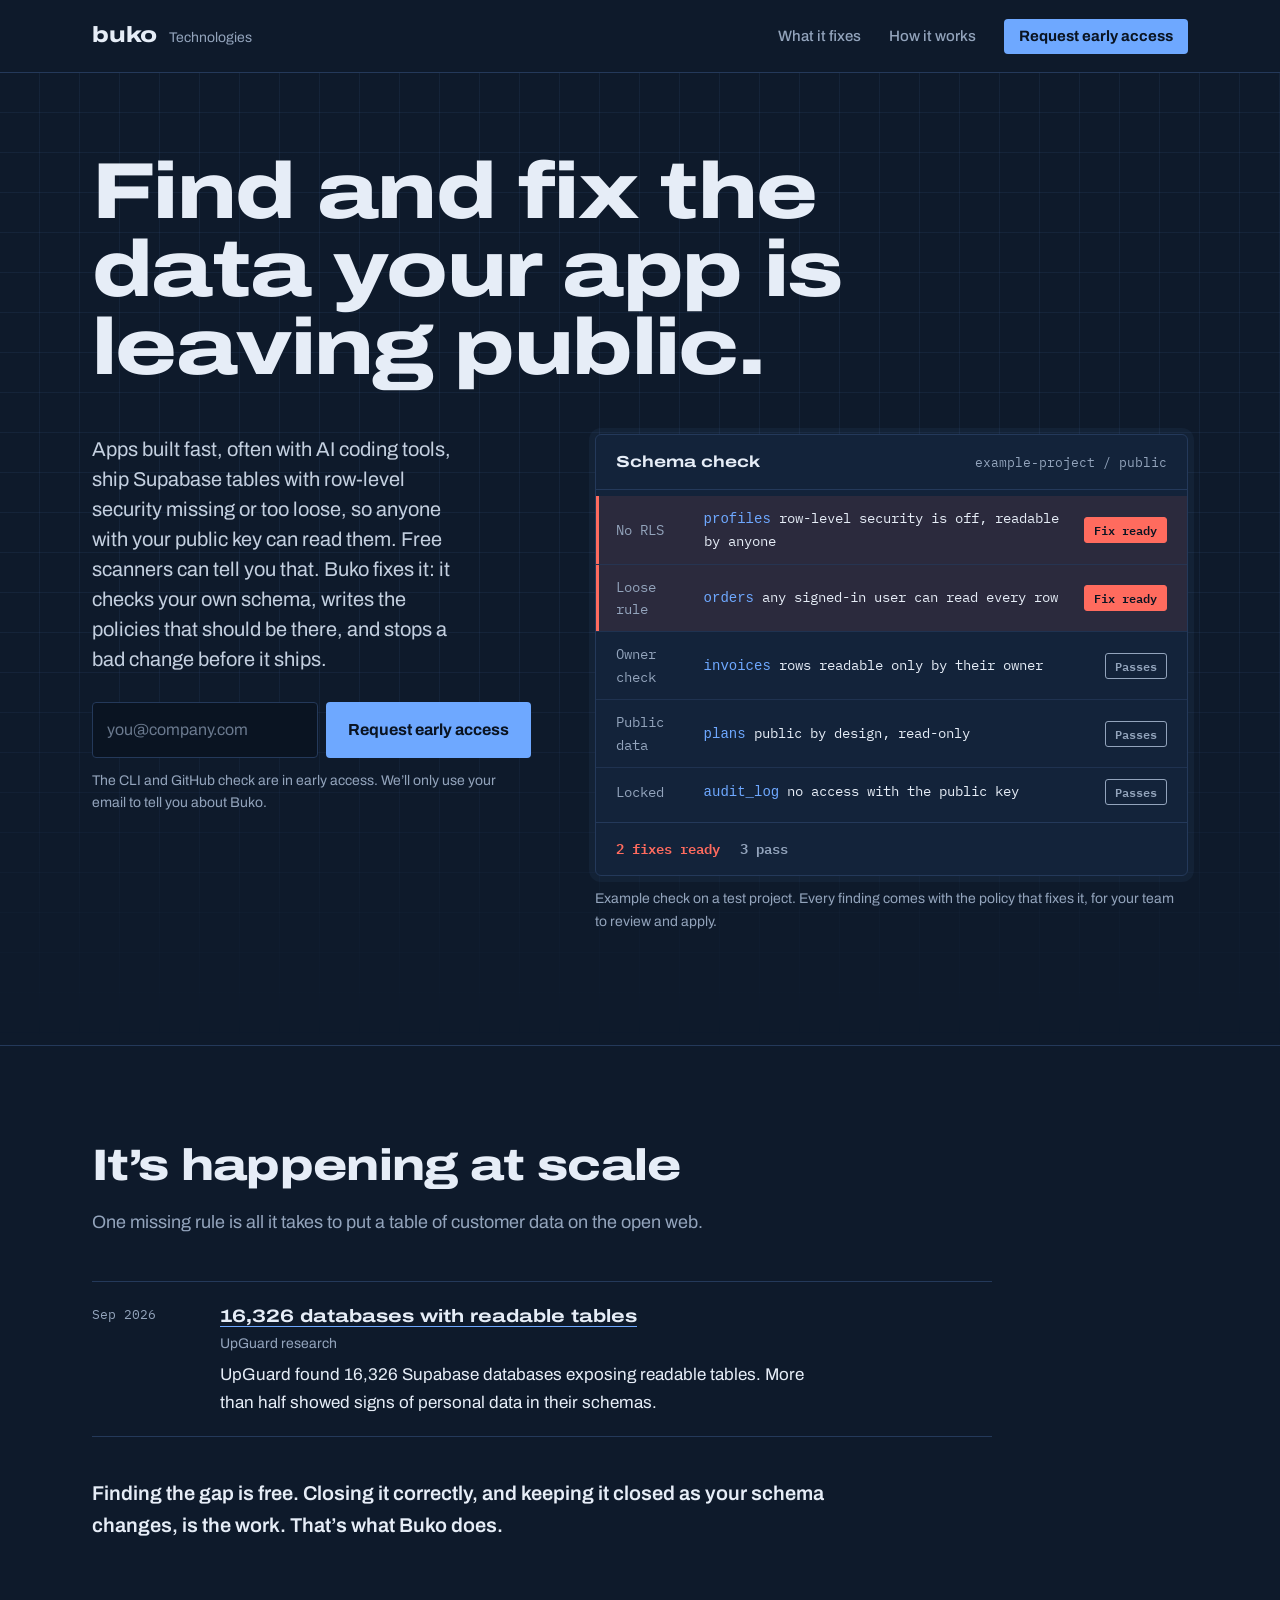
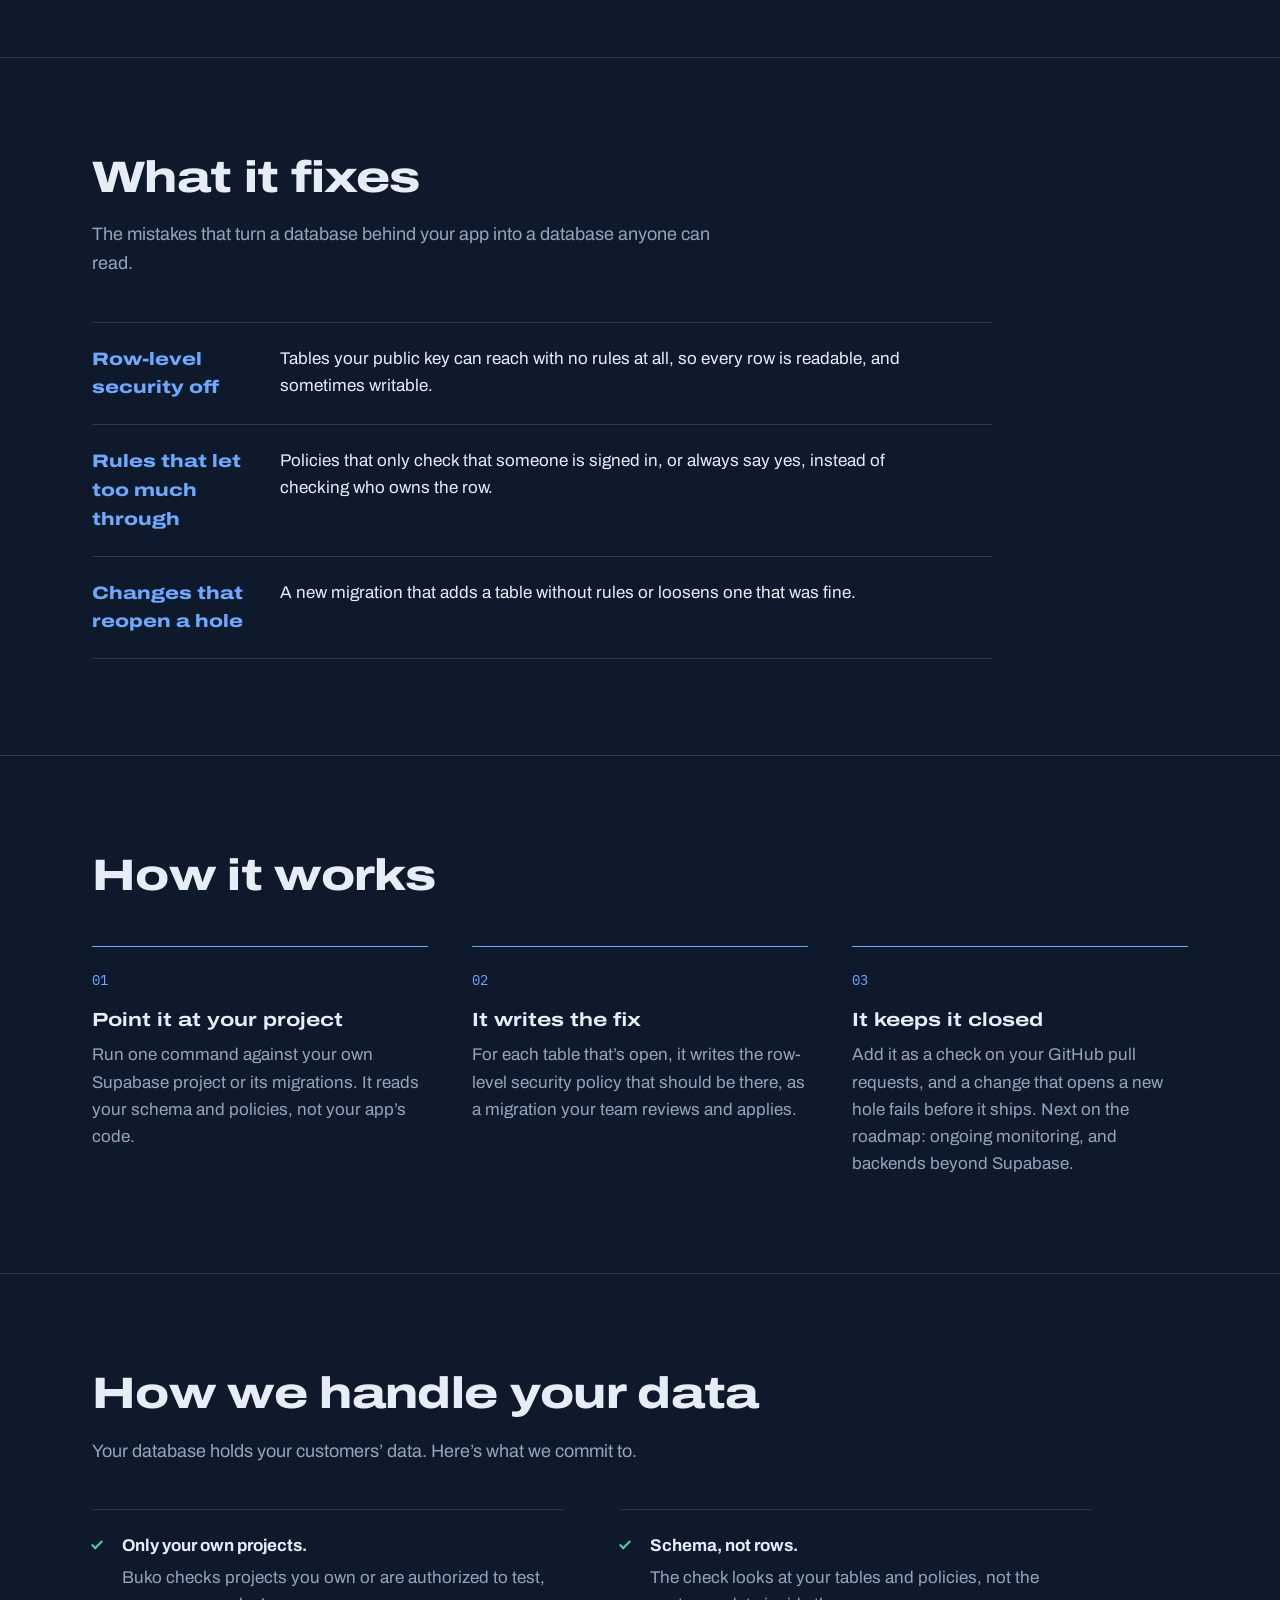
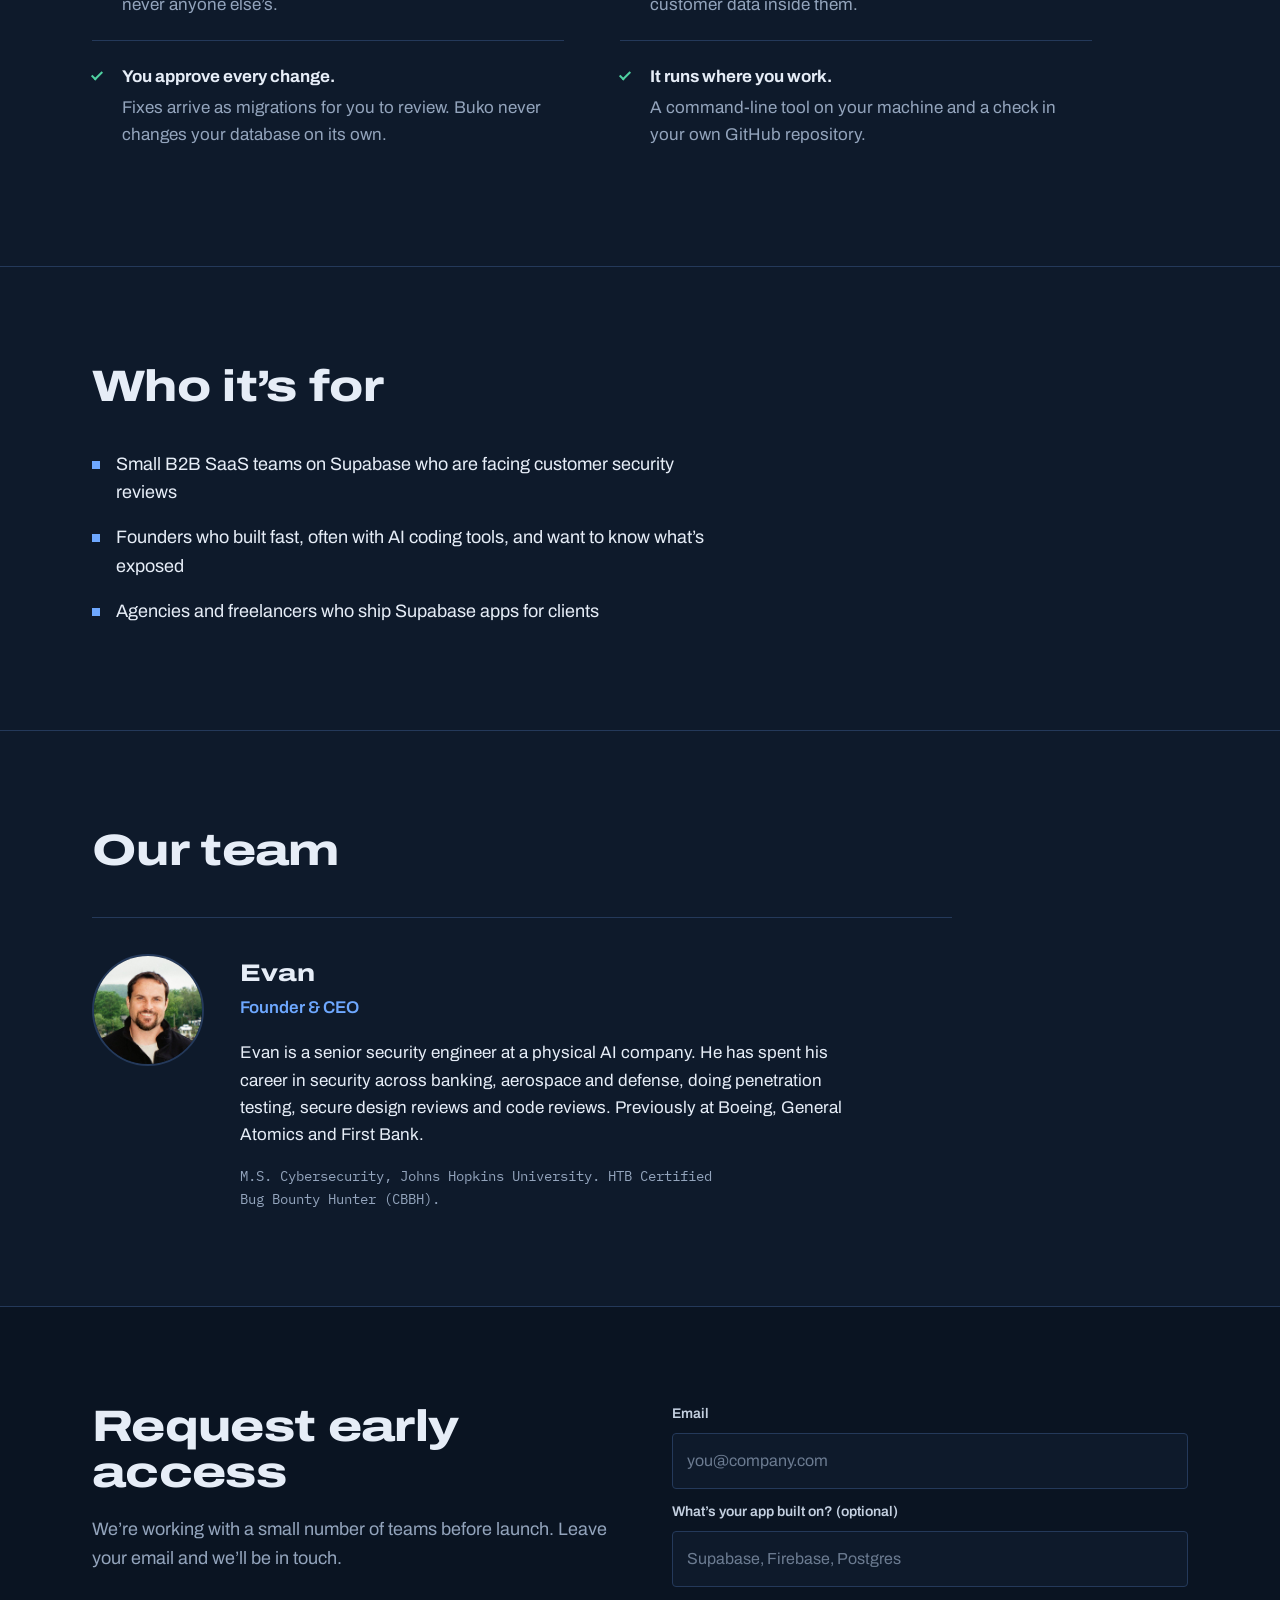
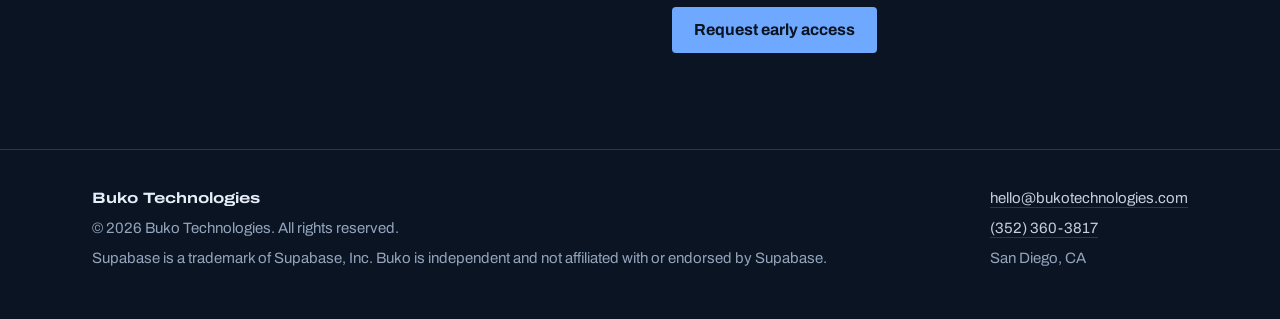
<file: index.html>
<!DOCTYPE html>
<html lang="en">

<head>
  <meta charset="utf-8" />
  <meta name="viewport" content="width=device-width, initial-scale=1" />

  <title>Buko Technologies: find and fix the Supabase data your app is leaving public</title>
  <meta name="description" content="Apps built fast ship Supabase tables with missing or loose row-level security, so personal data is readable by anyone. Buko checks your own schema, writes the policies that fix it, and stops bad changes before they ship. Request early access." />
  <meta name="author" content="Buko Technologies" />

  <link rel="icon" href="images/favicon.png" type="image/png" />

  <link rel="preconnect" href="https://fonts.googleapis.com" />
  <link rel="preconnect" href="https://fonts.gstatic.com" crossorigin />
  <link href="https://fonts.googleapis.com/css2?family=Archivo:wdth,wght@62..125,100..900&family=IBM+Plex+Mono:wght@400;500;600&display=swap" rel="stylesheet" />

  <link href="css/site.css" rel="stylesheet" />
</head>

<body>

  <header class="site-header">
    <div class="page">
      <a class="brand" href="index.html">
        <span class="brand-name">buko</span>
        <span class="brand-by">Technologies</span>
      </a>
      <nav class="site-nav" aria-label="Main">
        <a href="#looks-for">What it fixes</a>
        <a href="#how">How it works</a>
        <a class="button button-small" href="#early-access">Request early access</a>
      </nav>
    </div>
  </header>

  <main>

    <section class="hero">
      <div class="page">
        <h1>Find and fix the data your app is leaving public.</h1>
        <div class="hero-body">
          <div class="hero-copy">
            <p class="lede">
              Apps built fast, often with AI coding tools, ship Supabase tables with
              row-level security missing or too loose, so anyone with your public key
              can read them. Free scanners can tell you that. Buko fixes it: it checks
              your own schema, writes the policies that should be there, and stops a
              bad change before it ships.
            </p>
            <form class="hero-form" action="https://formspree.io/f/xrpqrjne" method="POST">
              <input type="hidden" name="_subject" value="Buko early access request" />
              <input type="hidden" name="source" value="hero" />
              <div class="trap" aria-hidden="true">
                <input type="text" name="_gotcha" tabindex="-1" autocomplete="off" />
              </div>
              <input class="field" type="email" name="email" placeholder="you@company.com" required aria-label="Email address" />
              <button class="button" type="submit">Request early access</button>
            </form>
            <p class="form-note">The CLI and GitHub check are in early access. We&rsquo;ll only use your email to tell you about Buko.</p>
          </div>

          <figure class="report" id="report">
            <div class="sheet" role="img" aria-label="Example Buko check on a test project: five tables checked, two need a fix and have one written, three pass.">
              <div class="sheet-head" aria-hidden="true">
                <p class="sheet-title">Schema check</p>
                <p class="sheet-meta">example-project / public</p>
              </div>
              <ol class="checks" aria-hidden="true">
                <li class="is-confirmed"><span class="c-wall">No RLS</span><span class="c-test"><code>profiles</code> row-level security is off, readable by anyone</span><span class="c-result confirmed">Fix ready</span></li>
                <li class="is-confirmed"><span class="c-wall">Loose rule</span><span class="c-test"><code>orders</code> any signed-in user can read every row</span><span class="c-result confirmed">Fix ready</span></li>
                <li><span class="c-wall">Owner check</span><span class="c-test"><code>invoices</code> rows readable only by their owner</span><span class="c-result ruled">Passes</span></li>
                <li><span class="c-wall">Public data</span><span class="c-test"><code>plans</code> public by design, read-only</span><span class="c-result ruled">Passes</span></li>
                <li><span class="c-wall">Locked</span><span class="c-test"><code>audit_log</code> no access with the public key</span><span class="c-result ruled">Passes</span></li>
              </ol>
              <p class="sheet-total" aria-hidden="true"><span>2 fixes ready</span><span class="muted">3 pass</span></p>
            </div>
            <figcaption>Example check on a test project. Every finding comes with the policy that fixes it, for your team to review and apply.</figcaption>
          </figure>
        </div>
      </div>
    </section>

    <section class="section">
      <div class="page">
        <h2>It&rsquo;s happening at scale</h2>
        <p class="section-intro">
          One missing rule is all it takes to put a table of customer data on the open web.
        </p>
        <ol class="escapes">
          <li>
            <time datetime="2026-09">Sep 2026</time>
            <div>
              <h3><a href="https://www.upguard.com/labs/research/everything-everywhere-systemic-data-exposure-in-supabase-apps">16,326 databases with readable tables</a></h3>
              <p class="who">UpGuard research</p>
              <p>UpGuard found 16,326 Supabase databases exposing readable tables. More than half showed signs of personal data in their schemas.</p>
            </div>
          </li>
        </ol>
        <p class="section-close">
          Finding the gap is free. Closing it correctly, and keeping it closed as your schema changes, is the work. That&rsquo;s what Buko does.
        </p>
      </div>
    </section>

    <section class="section" id="looks-for">
      <div class="page">
        <h2>What it fixes</h2>
        <p class="section-intro">The mistakes that turn a database behind your app into a database anyone can read.</p>
        <dl class="walls">
          <div>
            <dt>Row-level security off</dt>
            <dd>Tables your public key can reach with no rules at all, so every row is readable, and sometimes writable.</dd>
          </div>
          <div>
            <dt>Rules that let too much through</dt>
            <dd>Policies that only check that someone is signed in, or always say yes, instead of checking who owns the row.</dd>
          </div>
          <div>
            <dt>Changes that reopen a hole</dt>
            <dd>A new migration that adds a table without rules or loosens one that was fine.</dd>
          </div>
        </dl>
      </div>
    </section>

    <section class="section" id="how">
      <div class="page">
        <h2>How it works</h2>
        <ol class="steps">
          <li>
            <h3>Point it at your project</h3>
            <p>Run one command against your own Supabase project or its migrations. It reads your schema and policies, not your app&rsquo;s code.</p>
          </li>
          <li>
            <h3>It writes the fix</h3>
            <p>For each table that&rsquo;s open, it writes the row-level security policy that should be there, as a migration your team reviews and applies.</p>
          </li>
          <li>
            <h3>It keeps it closed</h3>
            <p>Add it as a check on your GitHub pull requests, and a change that opens a new hole fails before it ships. Next on the roadmap: ongoing monitoring, and backends beyond Supabase.</p>
          </li>
        </ol>
      </div>
    </section>

    <section class="section" id="trust">
      <div class="page">
        <h2>How we handle your data</h2>
        <p class="section-intro">Your database holds your customers&rsquo; data. Here&rsquo;s what we commit to.</p>
        <ul class="promises">
          <li><strong>Only your own projects.</strong> Buko checks projects you own or are authorized to test, never anyone else&rsquo;s.</li>
          <li><strong>Schema, not rows.</strong> The check looks at your tables and policies, not the customer data inside them.</li>
          <li><strong>You approve every change.</strong> Fixes arrive as migrations for you to review. Buko never changes your database on its own.</li>
          <li><strong>It runs where you work.</strong> A command-line tool on your machine and a check in your own GitHub repository.</li>
        </ul>
      </div>
    </section>

    <section class="section">
      <div class="page">
        <h2>Who it&rsquo;s for</h2>
        <ul class="audience">
          <li>Small B2B SaaS teams on Supabase who are facing customer security reviews</li>
          <li>Founders who built fast, often with AI coding tools, and want to know what&rsquo;s exposed</li>
          <li>Agencies and freelancers who ship Supabase apps for clients</li>
        </ul>
      </div>
    </section>

    <section class="section about" id="team">
      <div class="page">
        <h2>Our team</h2>
        <article class="person">
          <img class="avatar" src="images/evan.jpg" width="240" height="240" alt="Evan, founder and CEO of Buko Technologies" />
          <div class="person-body">
            <h3>Evan</h3>
            <p class="role">Founder &amp; CEO</p>
            <p>
              Evan is a senior security engineer at a physical AI company. He has
              spent his career in security across banking, aerospace and defense,
              doing penetration testing, secure design reviews and code reviews.
              Previously at Boeing, General Atomics and First Bank.
            </p>
            <p class="creds">M.S. Cybersecurity, Johns Hopkins University. HTB Certified Bug Bounty Hunter (CBBH).</p>
          </div>
        </article>
      </div>
    </section>

    <section class="section waitlist" id="early-access">
      <div class="page">
        <div>
          <h2>Request early access</h2>
          <p class="section-intro">
            We&rsquo;re working with a small number of teams before launch.
            Leave your email and we&rsquo;ll be in touch.
          </p>
        </div>
        <form class="waitlist-form" action="https://formspree.io/f/xrpqrjne" method="POST">
          <input type="hidden" name="_subject" value="Buko early access request" />
          <input type="hidden" name="source" value="footer" />
          <div class="trap" aria-hidden="true">
            <input type="text" name="_gotcha" tabindex="-1" autocomplete="off" />
          </div>
          <label for="ea-email">Email</label>
          <input class="field" id="ea-email" type="email" name="email" placeholder="you@company.com" required />
          <label for="ea-stack">What&rsquo;s your app built on? (optional)</label>
          <input class="field" id="ea-stack" type="text" name="stack" placeholder="Supabase, Firebase, Postgres" />
          <button class="button" type="submit">Request early access</button>
        </form>
      </div>
    </section>

  </main>

  <footer class="site-footer">
    <div class="page">
      <div>
        <p class="footer-brand">Buko Technologies</p>
        <p>&copy; <span id="year">2026</span> Buko Technologies. All rights reserved.</p>
        <p>Supabase is a trademark of Supabase, Inc. Buko is independent and not affiliated with or endorsed by Supabase.</p>
      </div>
      <div>
        <p><a href="mailto:hello@bukotechnologies.com">hello@bukotechnologies.com</a></p>
        <p><a href="tel:+13523603817">(352) 360-3817</a></p>
        <p>San Diego, CA</p>
      </div>
    </div>
  </footer>

  <script>
    document.getElementById("year").textContent = new Date().getFullYear();

    // Stamp each result in order, once, on page load.
    (function () {
      if (window.matchMedia("(prefers-reduced-motion: reduce)").matches) return;
      var report = document.getElementById("report");
      var stamps = report.querySelectorAll(".c-result, .sheet-total");
      stamps.forEach(function (stamp, i) {
        stamp.style.animationDelay = (0.5 + i * 0.28) + "s";
      });
      report.classList.add("is-running");
    })();
  </script>

</body>

</html>
</file>
<file: css/site.css>
/* ==========================================================================
   Buko Technologies
   One self-contained stylesheet. The page uses no Bootstrap or template CSS.

   The look is an instrument panel: deep navy, a faint measurement grid
   behind the hero, signal blue for actions. The one bold element is the
   example firmware report in the hero.

   Palette
     navy     #0E1A2B  page background
     panel    #13233A  the report and raised areas
     rule     #24395A  dividers and borders
     text     #E6EDF7  body text
     muted    #93A4BC  secondary text
     signal   #6EA8FF  buttons, links, focus
     held     #4FD1A1  green accents
     escaped  #FF6B5E  a confirmed bug

   Type
     Archivo        headlines (extra-wide cut, width 125) and body text
     IBM Plex Mono  the report, dates and other machine output
   ========================================================================== */

:root {
  --navy: #0e1a2b;
  --navy-deep: #0a1422;
  --panel: #13233a;
  --rule: #24395a;
  --text: #e6edf7;
  --muted: #93a4bc;
  --signal: #6ea8ff;
  --signal-hover: #94bfff;
  --held: #4fd1a1;
  --escaped: #ff6b5e;
  --escaped-wash: rgba(255, 107, 94, 0.1);

  --font: "Archivo", "Helvetica Neue", Arial, sans-serif;
  --mono: "IBM Plex Mono", ui-monospace, "SFMono-Regular", Menlo, Consolas, monospace;

  --measure: 62ch;
  --page: 1160px;
}

*,
*::before,
*::after { box-sizing: border-box; }

html { scroll-behavior: smooth; }
@media (prefers-reduced-motion: reduce) {
  html { scroll-behavior: auto; }
}

body {
  margin: 0;
  background: var(--navy);
  color: var(--text);
  font-family: var(--font);
  font-size: 17px;
  line-height: 1.6;
  -webkit-font-smoothing: antialiased;
}

h1, h2, h3 {
  margin: 0;
  font-stretch: 125%;
  font-variation-settings: "wdth" 125;
}

p { margin: 0 0 1em; }

a {
  color: var(--text);
  text-decoration-color: var(--signal);
  text-decoration-thickness: 1px;
  text-underline-offset: 4px;
}
a:hover { color: var(--signal-hover); }

:focus-visible {
  outline: 2px solid var(--signal);
  outline-offset: 3px;
}

.page {
  max-width: var(--page);
  margin: 0 auto;
  padding: 0 32px;
}

/* ---------- header ---------- */

.site-header {
  border-bottom: 1px solid var(--rule);
  background: var(--navy);
}

.site-header .page {
  display: flex;
  align-items: center;
  justify-content: space-between;
  gap: 24px;
  min-height: 72px;
}

.brand {
  display: flex;
  align-items: baseline;
  gap: 12px;
  color: var(--text);
  text-decoration: none;
}

.brand:hover { color: var(--text); }

.brand-name {
  font-weight: 800;
  font-size: 22px;
  font-stretch: 125%;
  font-variation-settings: "wdth" 125;
  letter-spacing: -0.01em;
}

.brand-by {
  font-size: 14px;
  color: var(--muted);
}

.site-nav {
  display: flex;
  align-items: center;
  gap: 28px;
}

.site-nav a:not(.button) {
  color: var(--muted);
  text-decoration: none;
  font-size: 15px;
  font-weight: 500;
}

.site-nav a:not(.button):hover { color: var(--text); }

/* ---------- buttons and fields ---------- */

.button {
  display: inline-block;
  font-family: var(--font);
  font-weight: 700;
  font-size: 16px;
  line-height: 1;
  padding: 15px 22px;
  border: 0;
  border-radius: 4px;
  background: var(--signal);
  color: var(--navy-deep);
  text-decoration: none;
  cursor: pointer;
  white-space: nowrap;
}

.button:hover { background: var(--signal-hover); color: var(--navy-deep); }

.button-small { padding: 10px 15px; font-size: 15px; }

.field {
  width: 100%;
  font: inherit;
  font-size: 16px;
  color: var(--text);
  background: var(--navy-deep);
  border: 1px solid var(--rule);
  border-radius: 4px;
  padding: 14px 14px;
}

.field::placeholder { color: var(--muted); opacity: 0.7; }
.field:focus { border-color: var(--signal); outline: none; }

/* spam trap: hidden from people */
.trap { position: absolute; left: -9999px; width: 1px; height: 1px; overflow: hidden; }

/* ---------- hero ---------- */

.hero {
  position: relative;
  isolation: isolate;
  padding: 80px 0 112px;
}

/* a faint measurement grid behind the hero, fading out toward the bottom */
.hero::before {
  content: "";
  position: absolute;
  inset: 0;
  z-index: -1;
  background-image:
    linear-gradient(rgba(110, 168, 255, 0.07) 1px, transparent 1px),
    linear-gradient(90deg, rgba(110, 168, 255, 0.07) 1px, transparent 1px);
  background-size: 40px 40px;
  background-position: -1px -1px;
  -webkit-mask-image: linear-gradient(to bottom, #000 60%, transparent);
          mask-image: linear-gradient(to bottom, #000 60%, transparent);
}

.hero h1 {
  font-weight: 800;
  font-size: clamp(38px, 6.2vw, 80px);
  line-height: 0.98;
  letter-spacing: -0.02em;
  max-width: 15ch;
}

.hero-body {
  display: grid;
  grid-template-columns: minmax(0, 0.85fr) minmax(0, 1.15fr);
  gap: 64px;
  align-items: start;
  margin-top: 48px;
}

.lede {
  font-size: 20px;
  line-height: 1.5;
  color: #c4d0e0;
  max-width: 34ch;
}

.hero-form {
  display: flex;
  gap: 8px;
  margin-top: 28px;
  max-width: 440px;
}

.hero-form .field { flex: 1; min-width: 0; }

.form-note {
  margin-top: 12px;
  font-size: 14px;
  color: var(--muted);
}

/* ---------- the report: the one bold element ---------- */

.report { margin: 0; }

.sheet {
  background: var(--panel);
  border: 1px solid var(--rule);
  border-radius: 6px;
  overflow: hidden;
  font-family: var(--mono);
  box-shadow: 0 0 0 6px rgba(110, 168, 255, 0.05);
}

.sheet-head {
  display: flex;
  align-items: baseline;
  justify-content: space-between;
  gap: 16px;
  padding: 14px 20px;
  border-bottom: 1px solid var(--rule);
}

.sheet-head p { margin: 0; }

.sheet-title {
  font-family: var(--font);
  font-weight: 700;
  font-size: 16px;
  font-variation-settings: "wdth" 125;
}

.sheet-meta {
  font-size: 13px;
  color: var(--muted);
}

.checks {
  list-style: none;
  margin: 0;
  padding: 6px 0;
}

.checks li {
  display: grid;
  grid-template-columns: 9ch minmax(0, 1fr) auto;
  gap: 16px;
  align-items: center;
  padding: 11px 20px;
  font-size: 14px;
}

.checks li + li { border-top: 1px solid rgba(36, 57, 90, 0.7); }

.checks li.is-confirmed {
  background: var(--escaped-wash);
  box-shadow: inset 3px 0 0 var(--escaped);
}

.c-wall { color: var(--muted); }
.c-test { min-width: 0; }
.c-test code { color: var(--signal); }

.c-result {
  justify-self: end;
  font-weight: 600;
  font-size: 12px;
  line-height: 1;
  padding: 6px 9px;
  border-radius: 3px;
  border: 1px solid currentColor;
}

.c-result.ruled { color: var(--muted); }

.c-result.confirmed {
  color: var(--navy-deep);
  background: var(--escaped);
  border-color: var(--escaped);
}

.sheet-total {
  display: flex;
  gap: 20px;
  margin: 0;
  padding: 14px 20px 16px;
  border-top: 1px solid var(--rule);
  font-weight: 600;
  font-size: 14px;
}

.sheet-total span:first-child { color: var(--escaped); }
.sheet-total .muted { color: var(--muted); }

.report figcaption {
  margin-top: 12px;
  font-size: 14px;
  color: var(--muted);
}

/* one orchestrated moment: results stamp on in order at page load */
.report.is-running .c-result,
.report.is-running .sheet-total {
  opacity: 0;
  animation: stamp 0.22s ease-out forwards;
}

@keyframes stamp {
  from { opacity: 0; transform: scale(1.3); }
  to   { opacity: 1; transform: scale(1); }
}

.report.is-running .sheet-total { animation-name: appear; }

@keyframes appear {
  to { opacity: 1; }
}

@media (prefers-reduced-motion: reduce) {
  .report.is-running .c-result,
  .report.is-running .sheet-total {
    opacity: 1;
    animation: none;
  }
}

/* ---------- sections ---------- */

.section {
  padding: 96px 0;
  border-top: 1px solid var(--rule);
}

.section h2 {
  font-weight: 800;
  font-size: clamp(28px, 3.6vw, 44px);
  line-height: 1.05;
  letter-spacing: -0.015em;
  max-width: 22ch;
}

.section-intro {
  margin-top: 20px;
  color: var(--muted);
  font-size: 18px;
  max-width: var(--measure);
}

/* escapes published in 2026: a dated list, oldest first */

.escapes {
  list-style: none;
  margin: 44px 0 0;
  padding: 0;
  max-width: 900px;
}

.escapes li {
  display: grid;
  grid-template-columns: 10ch minmax(0, 1fr);
  gap: 28px;
  padding: 20px 0;
  border-bottom: 1px solid var(--rule);
}

.escapes li:first-child { border-top: 1px solid var(--rule); }

.escapes time {
  font-family: var(--mono);
  font-size: 13px;
  color: var(--muted);
  padding-top: 3px;
}

.escapes h3 {
  font-size: 18px;
  font-weight: 700;
  margin-bottom: 2px;
}

.escapes .who {
  font-size: 14px;
  color: var(--muted);
  margin-bottom: 6px;
}

.escapes p { margin: 0; max-width: var(--measure); }

.section-close {
  margin-top: 40px;
  max-width: var(--measure);
  font-size: 20px;
  font-weight: 600;
}

/* the four walls: a two-column list, not a card grid */

.walls {
  margin: 44px 0 0;
  max-width: 900px;
}

.walls div {
  display: grid;
  grid-template-columns: 16ch minmax(0, 1fr);
  gap: 28px;
  padding: 22px 0;
  border-bottom: 1px solid var(--rule);
}

.walls div:first-child { border-top: 1px solid var(--rule); }

.walls dt {
  font-weight: 800;
  font-size: 18px;
  font-variation-settings: "wdth" 125;
  color: var(--signal);
}

.walls dd { margin: 0; max-width: var(--measure); }

/* how it works: a real sequence, so it is numbered */

.steps {
  list-style: none;
  counter-reset: step;
  margin: 48px 0 0;
  padding: 0;
  display: grid;
  grid-template-columns: repeat(3, minmax(0, 1fr));
  gap: 44px;
}

.steps li {
  counter-increment: step;
  border-top: 1px solid var(--signal);
  padding-top: 22px;
}

.steps li::before {
  content: counter(step, decimal-leading-zero);
  display: block;
  margin-bottom: 16px;
  font-family: var(--mono);
  font-size: 14px;
  color: var(--signal);
}

.steps h3 {
  font-size: 19px;
  font-weight: 700;
  line-height: 1.25;
  margin-bottom: 10px;
}

.steps p { margin: 0; color: var(--muted); }

/* who it's for */

.audience {
  list-style: none;
  margin: 32px 0 0;
  padding: 0;
  max-width: var(--measure);
}

.audience li {
  position: relative;
  padding: 8px 0 8px 24px;
  font-size: 18px;
}

.audience li::before {
  content: "";
  position: absolute;
  left: 0;
  top: 19px;
  width: 8px;
  height: 8px;
  background: var(--signal);
}

/* waitlist: the deeper band at the end */

.waitlist {
  background: var(--navy-deep);
}

.waitlist .page {
  display: grid;
  grid-template-columns: minmax(0, 1fr) minmax(0, 1fr);
  gap: 64px;
  align-items: start;
}

.waitlist-form {
  display: grid;
  gap: 12px;
}

.waitlist-form label {
  font-size: 14px;
  font-weight: 600;
  color: #c4d0e0;
  margin-bottom: -4px;
}

.waitlist .field { background: var(--navy); }

.waitlist-form .button { justify-self: start; margin-top: 8px; }

/* footer */

.site-footer {
  background: var(--navy-deep);
  border-top: 1px solid var(--rule);
  padding: 36px 0 44px;
  font-size: 15px;
  color: var(--muted);
}

.site-footer .page {
  display: flex;
  justify-content: space-between;
  gap: 24px;
  flex-wrap: wrap;
}

.site-footer p { margin: 0 0 6px; }
.site-footer a { color: #c4d0e0; text-decoration-color: var(--rule); }
.site-footer a:hover { color: var(--text); text-decoration-color: var(--signal); }

.footer-brand {
  font-weight: 700;
  color: var(--text);
  font-variation-settings: "wdth" 125;
}

/* ---------- smaller screens ---------- */

@media (max-width: 900px) {
  .hero-body,
  .waitlist .page { grid-template-columns: minmax(0, 1fr); gap: 48px; }
  .steps { grid-template-columns: minmax(0, 1fr); gap: 36px; }
  .site-nav a:not(.button) { display: none; }
}

@media (max-width: 560px) {
  body { font-size: 16px; }
  .page { padding: 0 20px; }
  .hero { padding: 40px 0 64px; }
  .hero::before { background-size: 32px 32px; }
  .hero-body { margin-top: 28px; }
  .lede { font-size: 18px; }
  .section { padding: 64px 0; }
  .brand-by { display: none; }
  .hero-form { flex-direction: column; }
  .hero-form .button { width: 100%; }
  .escapes li,
  .walls div { grid-template-columns: minmax(0, 1fr); gap: 4px; }
  .sheet-head { padding: 12px 16px; }
  .sheet-meta { display: none; }
  /* stack each check: wall and result on top, the test underneath */
  .checks li {
    grid-template-columns: minmax(0, 1fr) auto;
    grid-template-areas: "wall result" "test test";
    gap: 4px 12px;
    padding: 10px 16px;
    font-size: 13px;
  }
  .c-wall { grid-area: wall; }
  .c-result { grid-area: result; }
  .c-test { grid-area: test; }
  .sheet-total { padding: 12px 16px 14px; }
}

/* ---------- how we handle your firmware ---------- */

.promises {
  list-style: none;
  margin: 44px 0 0;
  padding: 0;
  display: grid;
  grid-template-columns: repeat(2, minmax(0, 1fr));
  gap: 0 56px;
  max-width: 1000px;
}

.promises li {
  padding: 22px 0 22px 30px;
  border-top: 1px solid var(--rule);
  position: relative;
  color: var(--muted);
}

/* a small check mark drawn with borders */
.promises li::before {
  content: "";
  position: absolute;
  left: 2px;
  top: 28px;
  width: 6px;
  height: 11px;
  border: solid var(--held);
  border-width: 0 2px 2px 0;
  transform: rotate(45deg);
}

.promises strong {
  display: block;
  color: var(--text);
  font-weight: 700;
  margin-bottom: 4px;
}

/* ---------- our team ---------- */

.person {
  display: grid;
  grid-template-columns: 112px minmax(0, 1fr);
  gap: 36px;
  margin-top: 44px;
  padding-top: 36px;
  border-top: 1px solid var(--rule);
  max-width: 860px;
}

.avatar {
  width: 112px;
  height: 112px;
  border-radius: 50%;
  object-fit: cover;
  border: 2px solid var(--rule);
  background: var(--panel);
}

.person h3 {
  font-size: 24px;
  font-weight: 800;
}

.person .role {
  margin: 2px 0 18px;
  color: var(--signal);
  font-weight: 600;
}

.person-body > p { max-width: var(--measure); font-size: 17px; }

.person blockquote {
  margin: 24px 0;
  padding-left: 20px;
  border-left: 2px solid var(--signal);
  max-width: 56ch;
  font-size: 19px;
  line-height: 1.5;
  color: #c4d0e0;
}

.person .creds {
  margin: 0;
  font-family: var(--mono);
  font-size: 14px;
  color: var(--muted);
}

@media (max-width: 560px) {
  .person { grid-template-columns: minmax(0, 1fr); gap: 20px; }
  .avatar { width: 88px; height: 88px; }
}

@media (max-width: 760px) {
  .promises { grid-template-columns: minmax(0, 1fr); }
}
</file>
